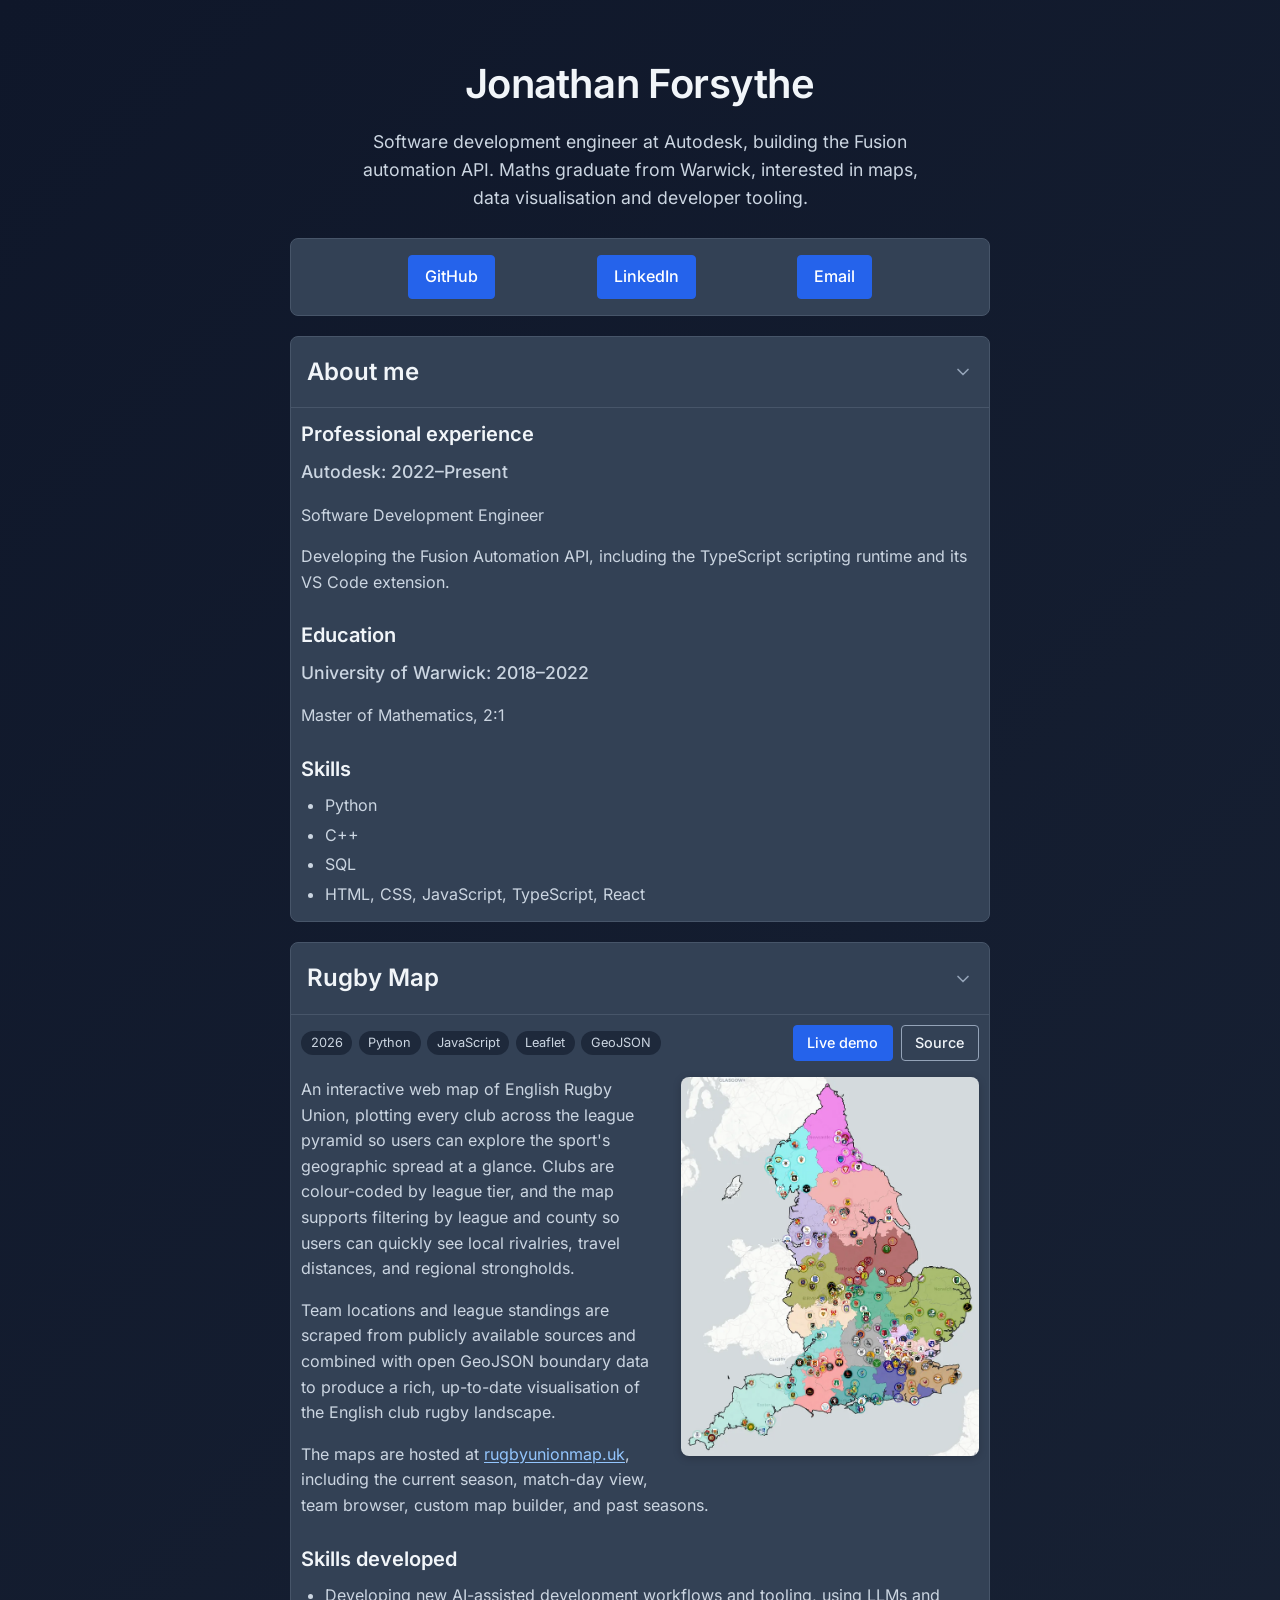
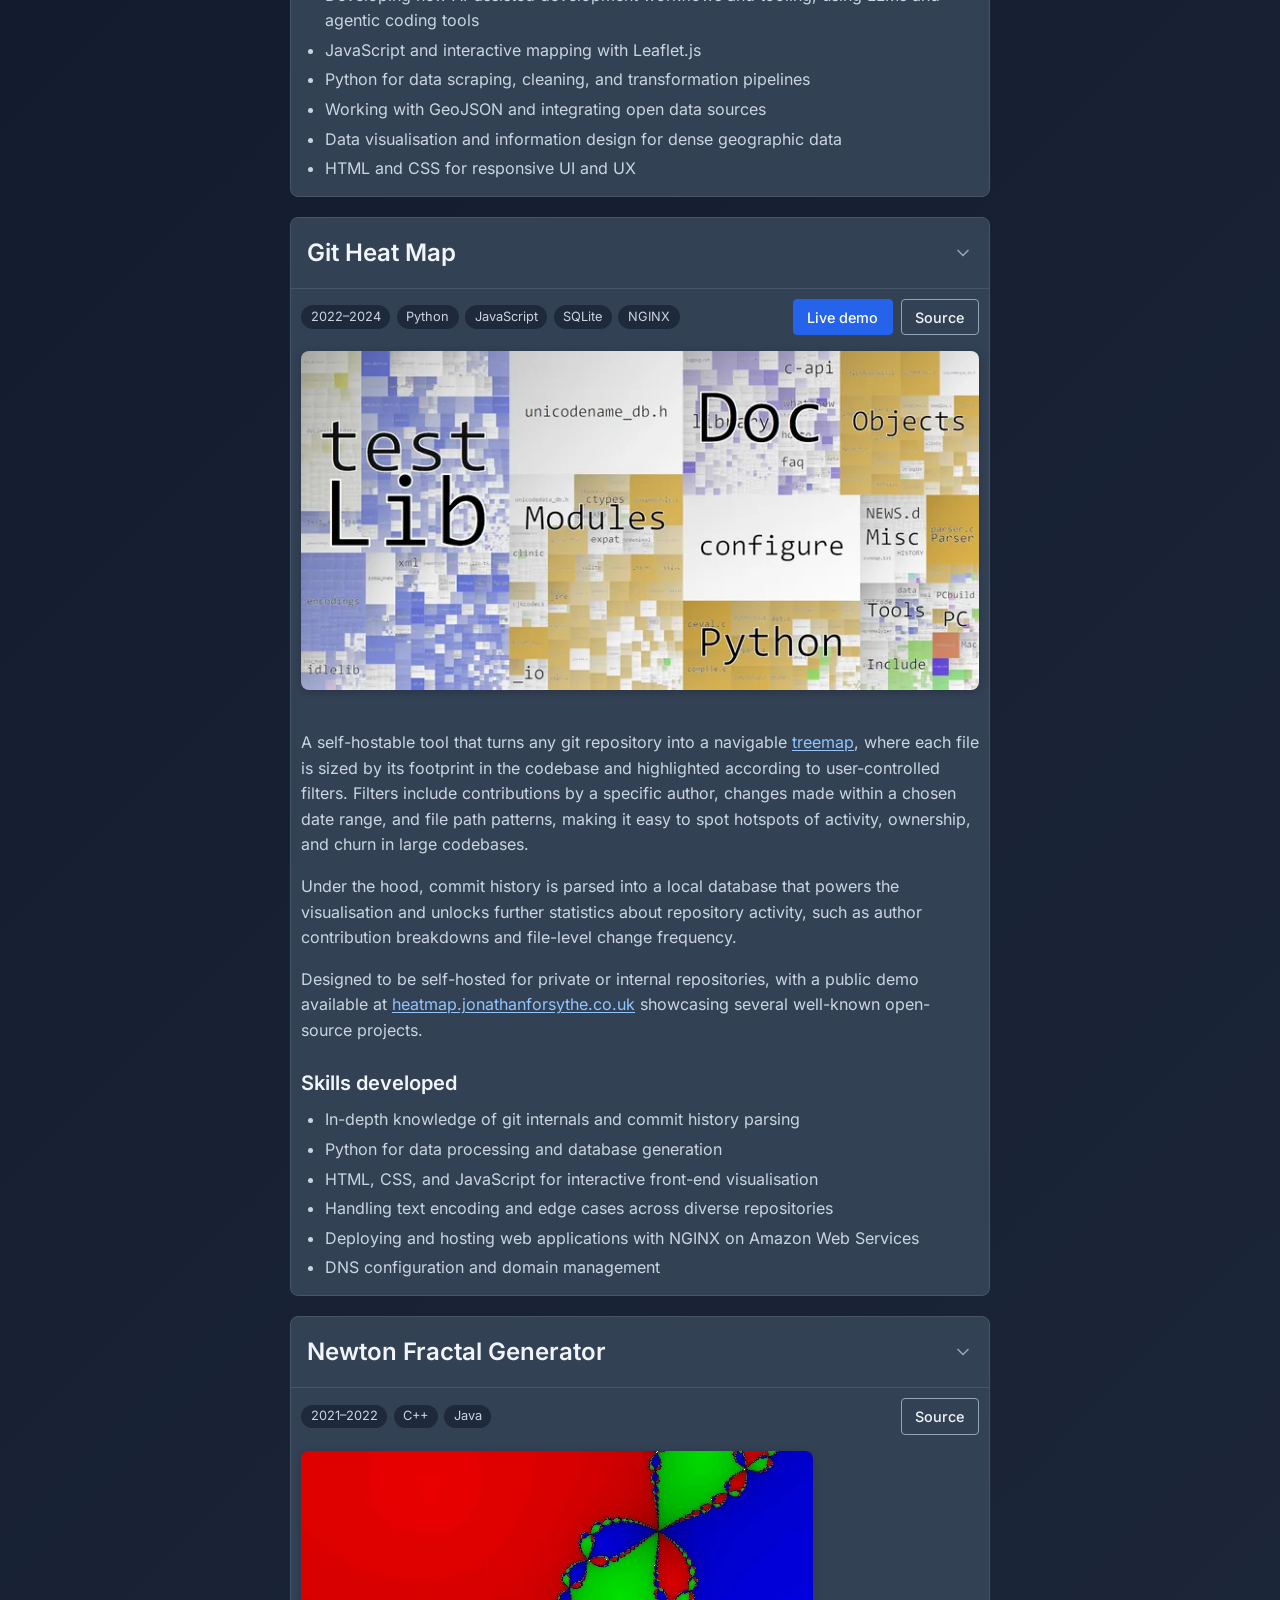
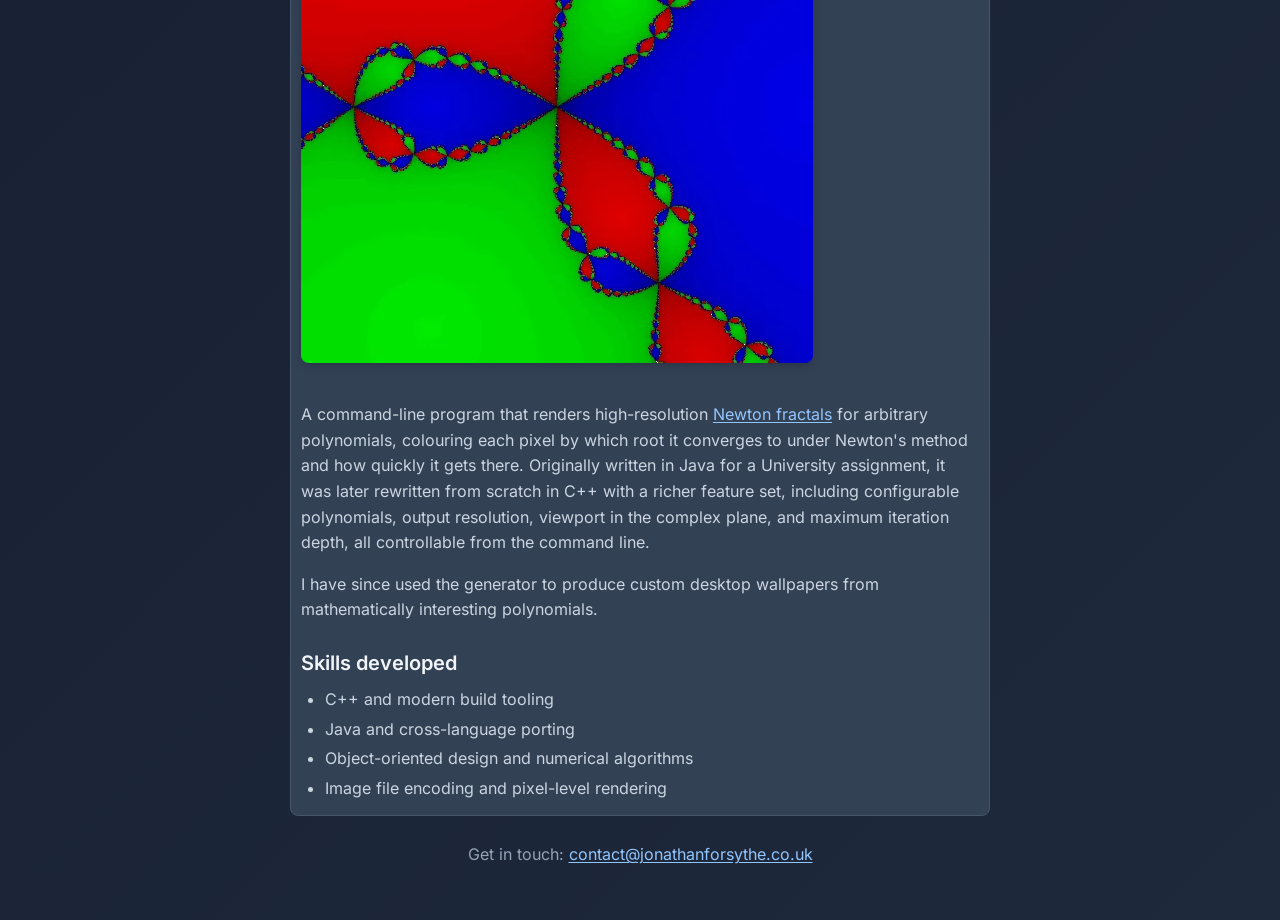
<file: index.html>
<!DOCTYPE html>
<html lang="en">
    <head>
        <meta charset="UTF-8">
        <meta name="viewport" content="width=device-width, initial-scale=1.0">
        <title>Jonathan Forsythe | Software Development Engineer</title>
        <meta name="description" content="Jonathan Forsythe — Software Development Engineer at Autodesk. Portfolio of projects including Rugby Map, Git Heat Map, and a Newton fractal generator.">
        <meta name="color-scheme" content="dark">
        <meta name="theme-color" content="#0f172a">
        <link rel="canonical" href="https://www.jonathanforsythe.co.uk/">

        <meta property="og:type" content="website">
        <meta property="og:title" content="Jonathan Forsythe">
        <meta property="og:description" content="Software Development Engineer at Autodesk. Projects in mapping, git visualisation, and scientific graphics.">
        <meta property="og:url" content="https://www.jonathanforsythe.co.uk/">
        <meta property="og:image" content="https://www.jonathanforsythe.co.uk/og-image.png">
        <meta property="og:image:width" content="1200">
        <meta property="og:image:height" content="630">
        <meta property="og:image:alt" content="Jonathan Forsythe, Software Development Engineer at Autodesk">
        <meta name="twitter:card" content="summary_large_image">

        <link rel="icon" href="/favicon.ico" sizes="16x16 32x32 48x48">
        <link rel="apple-touch-icon" href="/apple-touch-icon.png">
        <link rel="preload" href="/fonts/inter-latin-var.woff2" as="font" type="font/woff2" crossorigin>
        <link rel="stylesheet" href="/stylesheet.css">

        <script type="application/ld+json">
        {
            "@context": "https://schema.org",
            "@type": "Person",
            "name": "Jonathan Forsythe",
            "url": "https://www.jonathanforsythe.co.uk/",
            "email": "mailto:contact@jonathanforsythe.co.uk",
            "jobTitle": "Software Development Engineer",
            "worksFor": { "@type": "Organization", "name": "Autodesk" },
            "alumniOf": { "@type": "CollegeOrUniversity", "name": "University of Warwick" },
            "sameAs": [
                "https://github.com/jmforsythe",
                "https://www.linkedin.com/in/jonathan-forsythe.026a201a5"
            ]
        }
        </script>
    </head>

    <body>
        <main>
            <header class="site_header">
                <h1>Jonathan Forsythe</h1>
                <p class="intro">Software development engineer at Autodesk, building the Fusion automation API. Maths graduate from Warwick, interested in maps, data visualisation and developer tooling.</p>
            </header>
            <nav class="portfolio_item card" id="links" aria-label="Profiles and contact">
                <a href="https://github.com/jmforsythe">GitHub</a>
                <a href="https://www.linkedin.com/in/jonathan-forsythe.026a201a5">LinkedIn</a>
                <a href="mailto:contact@jonathanforsythe.co.uk">Email</a>
            </nav>
            <section class="portfolio_item card">
                <header class="item_header">
                    <h2>About me</h2>
                    <button type="button" class="collapse_button" aria-label="Collapse section" aria-expanded="true" hidden></button>
                </header>
                <div class="item_body">
                    <h3>Professional experience</h3>
                    <h4>Autodesk: 2022–Present</h4>
                    <p>Software Development Engineer</p>
                    <p>Developing the Fusion Automation API, including the TypeScript scripting runtime and its VS Code extension.</p>

                    <h3>Education</h3>
                    <h4>University of Warwick: 2018–2022</h4>
                    <p>Master of Mathematics, 2:1</p>

                    <h3>Skills</h3>
                    <ul>
                        <li>Python</li>
                        <li>C++</li>
                        <li>SQL</li>
                        <li>HTML, CSS, JavaScript, TypeScript, React</li>
                    </ul>
                </div>
            </section>
            <section class="portfolio_item card">
                <header class="item_header">
                    <h2>Rugby Map</h2>
                    <button type="button" class="collapse_button" aria-label="Collapse section" aria-expanded="true" hidden></button>
                </header>
                <div class="item_body">
                    <div class="project_meta">
                        <ul class="tags" aria-label="Year and technologies">
                            <li>2026</li>
                            <li>Python</li>
                            <li>JavaScript</li>
                            <li>Leaflet</li>
                            <li>GeoJSON</li>
                        </ul>
                        <div class="project_links">
                            <a class="button" href="https://rugbyunionmap.uk/">Live demo</a>
                            <a class="button secondary" href="https://github.com/jmforsythe/Rugby-Map">Source</a>
                        </div>
                    </div>
                    <a class="project_preview" href="https://rugbyunionmap.uk/"><img src="/images/rugby-map-709.webp" width="709" height="901" loading="lazy" decoding="async" alt="Interactive map of English rugby union clubs coloured by league tier"></a>
                    <p>An interactive web map of English Rugby Union, plotting every club across the league pyramid so users can explore the sport's geographic spread at a glance.
                    Clubs are colour-coded by league tier, and the map supports filtering by league and county so users can quickly see local rivalries, travel distances, and regional strongholds.</p>
                    <p>Team locations and league standings are scraped from publicly available sources and combined with open GeoJSON boundary data to produce a rich, up-to-date visualisation of the English club rugby landscape.</p>
                    <p>The maps are hosted at <a href="https://rugbyunionmap.uk/">rugbyunionmap.uk</a>, including the current season, match-day view, team browser, custom map builder, and past seasons.</p>
                    <h3>Skills developed</h3>
                    <ul>
                        <li>Developing new AI-assisted development workflows and tooling, using LLMs and agentic coding tools</li>
                        <li>JavaScript and interactive mapping with Leaflet.js</li>
                        <li>Python for data scraping, cleaning, and transformation pipelines</li>
                        <li>Working with GeoJSON and integrating open data sources</li>
                        <li>Data visualisation and information design for dense geographic data</li>
                        <li>HTML and CSS for responsive UI and UX</li>
                    </ul>
                </div>
            </section>
            <section class="portfolio_item card">
                <header class="item_header">
                    <h2>Git Heat Map</h2>
                    <button type="button" class="collapse_button" aria-label="Collapse section" aria-expanded="true" hidden></button>
                </header>
                <div class="item_body">
                    <div class="project_meta">
                        <ul class="tags" aria-label="Year and technologies">
                            <li>2022–2024</li>
                            <li>Python</li>
                            <li>JavaScript</li>
                            <li>SQLite</li>
                            <li>NGINX</li>
                        </ul>
                        <div class="project_links">
                            <a class="button" href="https://heatmap.jonathanforsythe.co.uk">Live demo</a>
                            <a class="button secondary" href="https://github.com/jmforsythe/Git-Heat-Map">Source</a>
                        </div>
                    </div>
                    <img src="/images/git-heat-map-700.webp" srcset="/images/git-heat-map-700.webp 700w, /images/git-heat-map-1400.webp 1400w" sizes="(max-width: 760px) 100vw, 678px" width="700" height="350" loading="lazy" decoding="async" alt="Git repository treemap coloured by file activity">
                    <p>A self-hostable tool that turns any git repository into a navigable <a href="https://en.wikipedia.org/wiki/Treemapping">treemap</a>, where each file is sized by its footprint in the codebase and highlighted according to user-controlled filters.
                    Filters include contributions by a specific author, changes made within a chosen date range, and file path patterns, making it easy to spot hotspots of activity, ownership, and churn in large codebases.</p>
                    <p>Under the hood, commit history is parsed into a local database that powers the visualisation and unlocks further statistics about repository activity, such as author contribution breakdowns and file-level change frequency.</p>
                    <p>Designed to be self-hosted for private or internal repositories, with a public demo available at <a href="https://heatmap.jonathanforsythe.co.uk">heatmap.jonathanforsythe.co.uk</a> showcasing several well-known open-source projects.</p>
                    <h3>Skills developed</h3>
                    <ul>
                        <li>In-depth knowledge of git internals and commit history parsing</li>
                        <li>Python for data processing and database generation</li>
                        <li>HTML, CSS, and JavaScript for interactive front-end visualisation</li>
                        <li>Handling text encoding and edge cases across diverse repositories</li>
                        <li>Deploying and hosting web applications with NGINX on Amazon Web Services</li>
                        <li>DNS configuration and domain management</li>
                    </ul>
                </div>
            </section>
            <section class="portfolio_item card">
                <header class="item_header">
                    <h2>Newton Fractal Generator</h2>
                    <button type="button" class="collapse_button" aria-label="Collapse section" aria-expanded="true" hidden></button>
                </header>
                <div class="item_body">
                    <div class="project_meta">
                        <ul class="tags" aria-label="Year and technologies">
                            <li>2021–2022</li>
                            <li>C++</li>
                            <li>Java</li>
                        </ul>
                        <div class="project_links">
                            <a class="button secondary" href="https://github.com/jmforsythe/Newton-fractal-generator">Source</a>
                        </div>
                    </div>
                    <img src="/images/newton-fractal-512.webp" width="512" height="512" loading="lazy" decoding="async" alt="Newton fractal image with roots as coloured basins">
                    <p>A command-line program that renders high-resolution <a href="https://en.wikipedia.org/wiki/Newton_fractal">Newton fractals</a> for arbitrary polynomials, colouring each pixel by which root it converges to under Newton's method and how quickly it gets there.
                    Originally written in Java for a University assignment, it was later rewritten from scratch in C++ with a richer feature set, including configurable polynomials, output resolution, viewport in the complex plane, and maximum iteration depth, all controllable from the command line.</p>
                    <p>I have since used the generator to produce custom desktop wallpapers from mathematically interesting polynomials.</p>
                    <h3>Skills developed</h3>
                    <ul>
                        <li>C++ and modern build tooling</li>
                        <li>Java and cross-language porting</li>
                        <li>Object-oriented design and numerical algorithms</li>
                        <li>Image file encoding and pixel-level rendering</li>
                    </ul>
                </div>
            </section>
        </main>

        <footer class="site_footer">
            <p>Get in touch: <a href="mailto:contact@jonathanforsythe.co.uk">contact@jonathanforsythe.co.uk</a></p>
        </footer>

        <script>
            const CHEVRON = '<svg viewBox="0 0 24 24" width="20" height="20" aria-hidden="true" focusable="false"><path d="M6 9l6 6 6-6" fill="none" stroke="currentColor" stroke-width="2" stroke-linecap="round" stroke-linejoin="round"/></svg>'

            document.querySelectorAll(".portfolio_item").forEach((item, index) => {
                const header = item.querySelector(".item_header")
                const body = item.querySelector(".item_body")
                const chevron = item.querySelector(".collapse_button")
                if (!header || !body || !chevron) return

                body.id = `section_body_${index}`
                chevron.innerHTML = CHEVRON
                chevron.setAttribute("aria-controls", body.id)
                chevron.hidden = false
                header.classList.add("collapsible")

                function syncChevron() {
                    const expanded = !body.classList.contains("hidden")
                    chevron.setAttribute("aria-expanded", expanded ? "true" : "false")
                    chevron.setAttribute("aria-label", expanded ? "Collapse section" : "Expand section")
                }

                header.addEventListener("click", () => {
                    // Don't collapse when the click ends a text selection in the heading
                    if (header.contains(window.getSelection().anchorNode) && !window.getSelection().isCollapsed) return
                    body.classList.toggle("hidden")
                    syncChevron()
                })

                syncChevron()
            })
        </script>

    </body>
</html>
</file>
<file: stylesheet.css>
@font-face {
    font-family: 'Inter';
    font-style: normal;
    font-weight: 400 600;
    font-display: swap;
    src: url('/fonts/inter-latin-var.woff2') format('woff2');
    unicode-range: U+0000-00FF, U+0131, U+0152-0153, U+02BB-02BC, U+02C6, U+02DA, U+02DC, U+0304, U+0308, U+0329, U+2000-206F, U+20AC, U+2122, U+2191, U+2193, U+2212, U+2215, U+FEFF, U+FFFD;
}

:root {
    --primary-bg: #0f172a;
    --secondary-bg: #1e293b;
    --card-bg: #334155;
    --text-primary: #f1f5f9;
    --text-secondary: #cbd5e1;
    --text-muted: #94a3b8;
    --link: #93c5fd;
    --link-hover: #bfdbfe;
    --accent: #2563eb;
    --accent-hover: #1d4ed8;
    --border: #475569;
}

* {
    box-sizing: border-box;
}

body {
    margin: auto;
    max-width: 760px;
    font-family: 'Inter', -apple-system, BlinkMacSystemFont, 'Segoe UI', Roboto, sans-serif;
    line-height: 1.6;
    background: linear-gradient(135deg, var(--primary-bg) 0%, var(--secondary-bg) 100%);
    color: var(--text-primary);
    min-height: 100vh;
    padding: 20px;
}

main {
    display: flex;
    flex-direction: column;
    align-items: stretch;
    margin-top: 2rem;
}

.card {
    background: var(--card-bg);
    border-radius: 8px;
    border: 1px solid var(--border);
}

.portfolio_item {
    display: flex;
    flex-direction: column;
    margin: 10px;
}

.portfolio_item#links {
    flex-direction: row;
    justify-content: space-evenly;
    align-items: center;
    padding: 1rem;
}

.site_header {
    display: flex;
    flex-direction: column;
    align-items: center;
    margin: 0 10px 1rem;
    text-align: center;
}

.intro {
    max-width: 36rem;
    margin: 0;
    font-size: 1.1rem;
}

.item_header {
    display: flex;
    flex-direction: row;
    justify-content: space-between;
    align-items: flex-start;
    padding: 1rem;
    border-radius: 8px 8px 0 0;
    transition: background-color 0.2s ease;
}

.item_header.collapsible {
    cursor: pointer;
}

.item_header.collapsible:hover {
    background-color: rgba(15, 23, 42, 0.35);
}

button.collapse_button {
    background: none;
    border: none;
    color: var(--text-muted);
    font: inherit;
    font-size: 1.25rem;
    line-height: 1;
    cursor: pointer;
    padding: 0.25rem;
    margin: -0.25rem;
    align-self: center;
    flex-shrink: 0;
    display: flex;
    border-radius: 4px;
    transition: color 0.2s ease, transform 0.2s ease;
}

button.collapse_button[hidden] {
    display: none;
}

button.collapse_button svg {
    display: block;
}

button.collapse_button[aria-expanded="false"] {
    transform: rotate(-90deg);
}

.item_header:hover button.collapse_button,
button.collapse_button:hover {
    color: var(--text-primary);
}

:focus-visible {
    outline: 2px solid var(--link);
    outline-offset: 2px;
}

.item_body {
    border-top: 1px solid var(--border);
    padding: 10px;
}

.item_body.hidden {
    display: none;
}

.portfolio_item#links a,
a.button {
    padding: 0.5rem 1rem;
    background: var(--accent);
    color: white;
    border: 1px solid var(--accent);
    border-radius: 4px;
    font-weight: 500;
    text-decoration: none;
    transition: background-color 0.2s ease, border-color 0.2s ease;
}

.portfolio_item#links a:hover,
a.button:hover {
    background: var(--accent-hover);
    border-color: var(--accent-hover);
    color: white;
    text-decoration: none;
}

a.button.secondary {
    background: transparent;
    border-color: var(--text-muted);
    color: var(--text-primary);
}

a.button.secondary:hover {
    background: var(--secondary-bg);
    border-color: var(--text-primary);
}

a.button {
    padding: 0.35rem 0.85rem;
    font-size: 0.9rem;
}

.project_meta {
    display: flex;
    flex-wrap: wrap;
    justify-content: space-between;
    align-items: center;
    gap: 0.75rem;
}

ul.tags {
    display: flex;
    flex-wrap: wrap;
    gap: 0.4rem;
    margin: 0;
    padding: 0;
    list-style: none;
}

ul.tags li {
    margin: 0;
    padding: 0.1rem 0.6rem;
    border-radius: 999px;
    background: var(--secondary-bg);
    color: var(--text-secondary);
    font-size: 0.8rem;
}

.project_links {
    display: flex;
    gap: 0.5rem;
}

.site_footer {
    margin: 1rem 10px 2rem;
    text-align: center;
}

.site_footer p {
    margin: 0;
    color: var(--text-muted);
}

img {
    max-width: 100%;
    height: auto;
    border-radius: 8px;
    margin: 1rem 0;
    box-shadow: 0 2px 8px rgba(0, 0, 0, 0.2);
}

a {
    color: var(--link);
    text-decoration: none;
    transition: color 0.2s ease;
}

a:hover {
    color: var(--link-hover);
    text-decoration: underline;
}

p a {
    text-decoration: underline;
    text-underline-offset: 0.15em;
}

a.project_preview {
    display: block;
    text-decoration: none;
}

a.project_preview:hover {
    text-decoration: none;
}

.item_body::after {
    content: "";
    display: block;
    clear: both;
}

@media (min-width: 640px) {
    a.project_preview {
        float: right;
        width: 44%;
        margin: 1rem 0 0.5rem 1.25rem;
    }

    a.project_preview img {
        margin: 0;
    }
}

h1 {
    margin-top: 0;
    margin-bottom: 0.75rem;
    font-size: 2.5rem;
    font-weight: 600;
    text-align: center;
    letter-spacing: -0.02em;
}

h2 {
    margin: 0;
    font-size: 1.5rem;
    font-weight: 600;
    color: var(--text-primary);
}

h3 {
    margin: 1.5rem 0 0.5rem 0;
    font-size: 1.25rem;
    font-weight: 600;
    color: var(--text-primary);
}

h3:first-child {
    margin-top: 0;
}

h4 {
    margin: 0.5rem 0 0.25rem 0;
    font-size: 1.1rem;
    font-weight: 500;
    color: var(--text-secondary);
}

ul {
    margin: 0;
    padding-left: 1.5rem;
}

li {
    margin: 0.25rem 0;
    color: var(--text-secondary);
}

p {
    color: var(--text-secondary);
    margin: 1rem 0;
}

/* Responsive Design */
@media (max-width: 768px) {
    body {
        padding: 10px;
        max-width: 100%;
    }

    h1 {
        font-size: 2rem;
    }

    .item_body {
        padding: 0.75rem;
    }

    .portfolio_item#links {
        flex-direction: column;
        gap: 0.5rem;
    }
}

@media (prefers-reduced-motion: reduce) {
    *, *::before, *::after {
        transition: none !important;
    }
}
</file>
